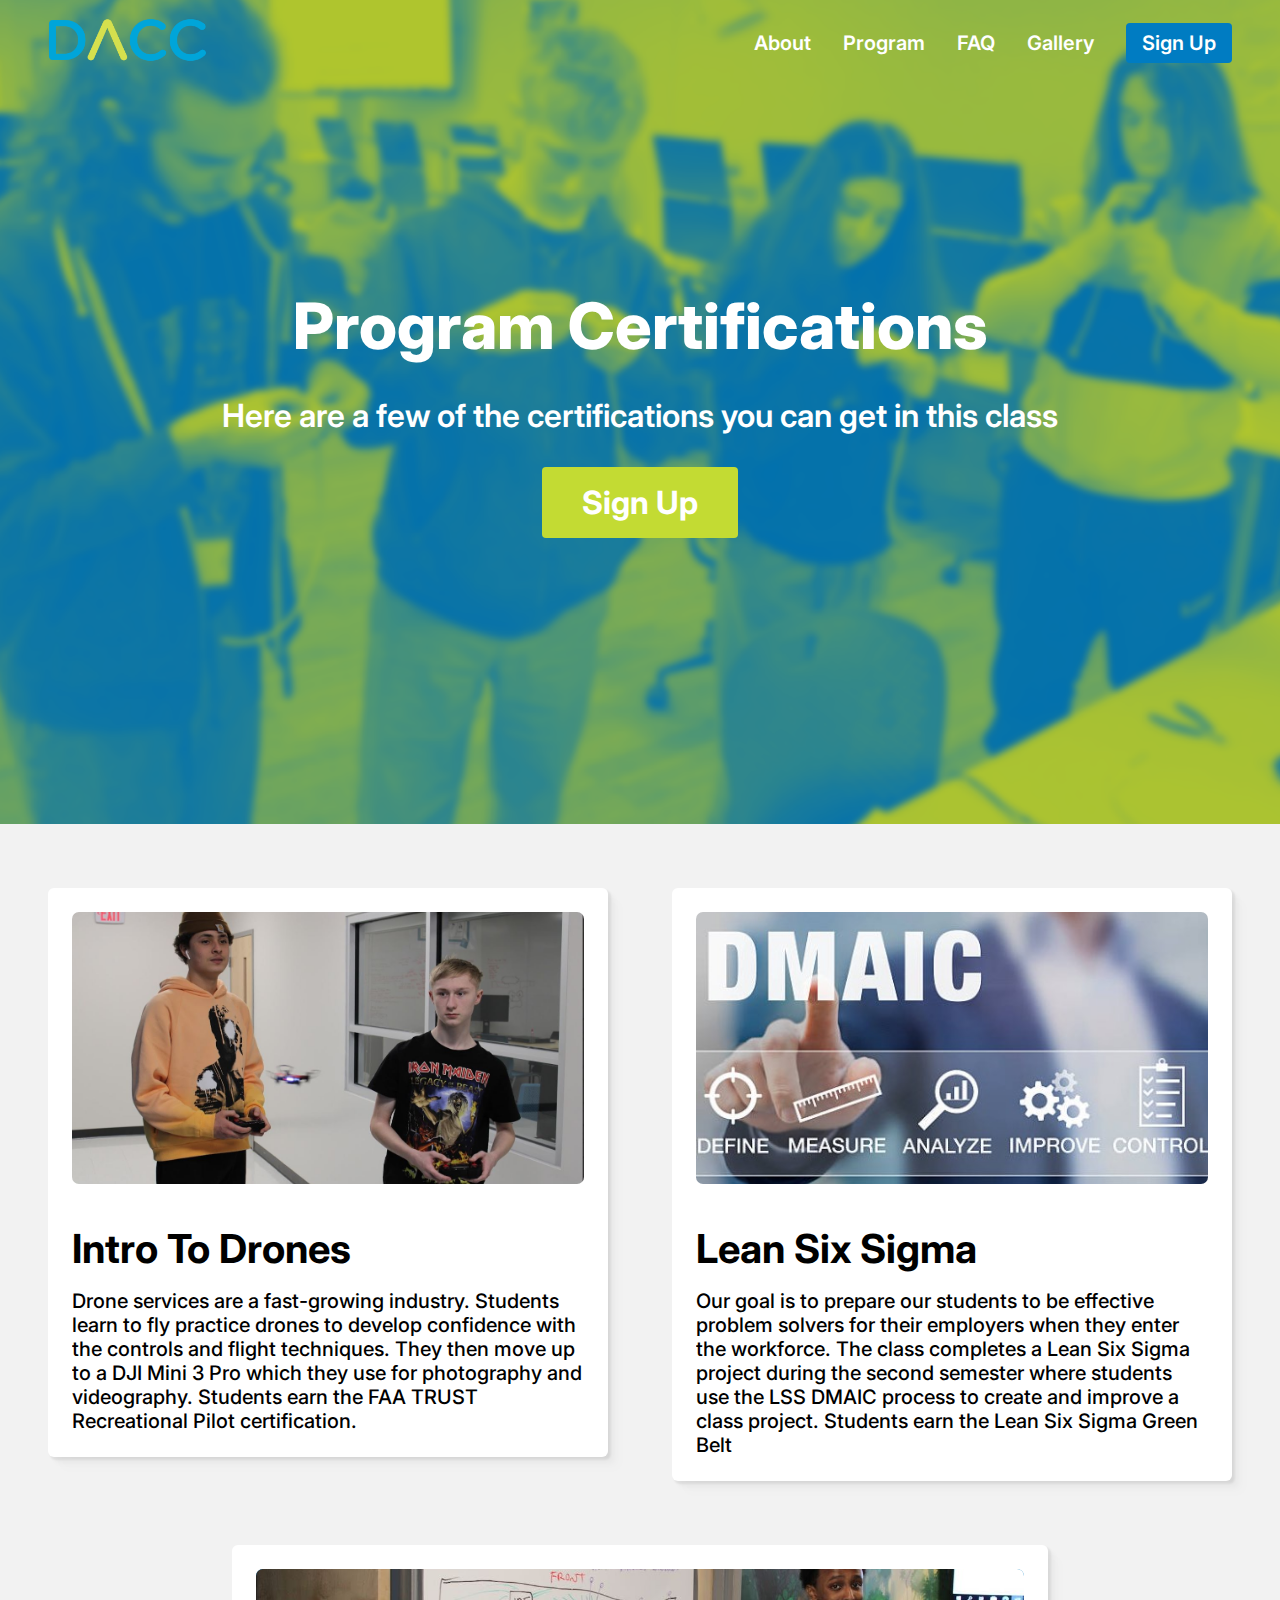
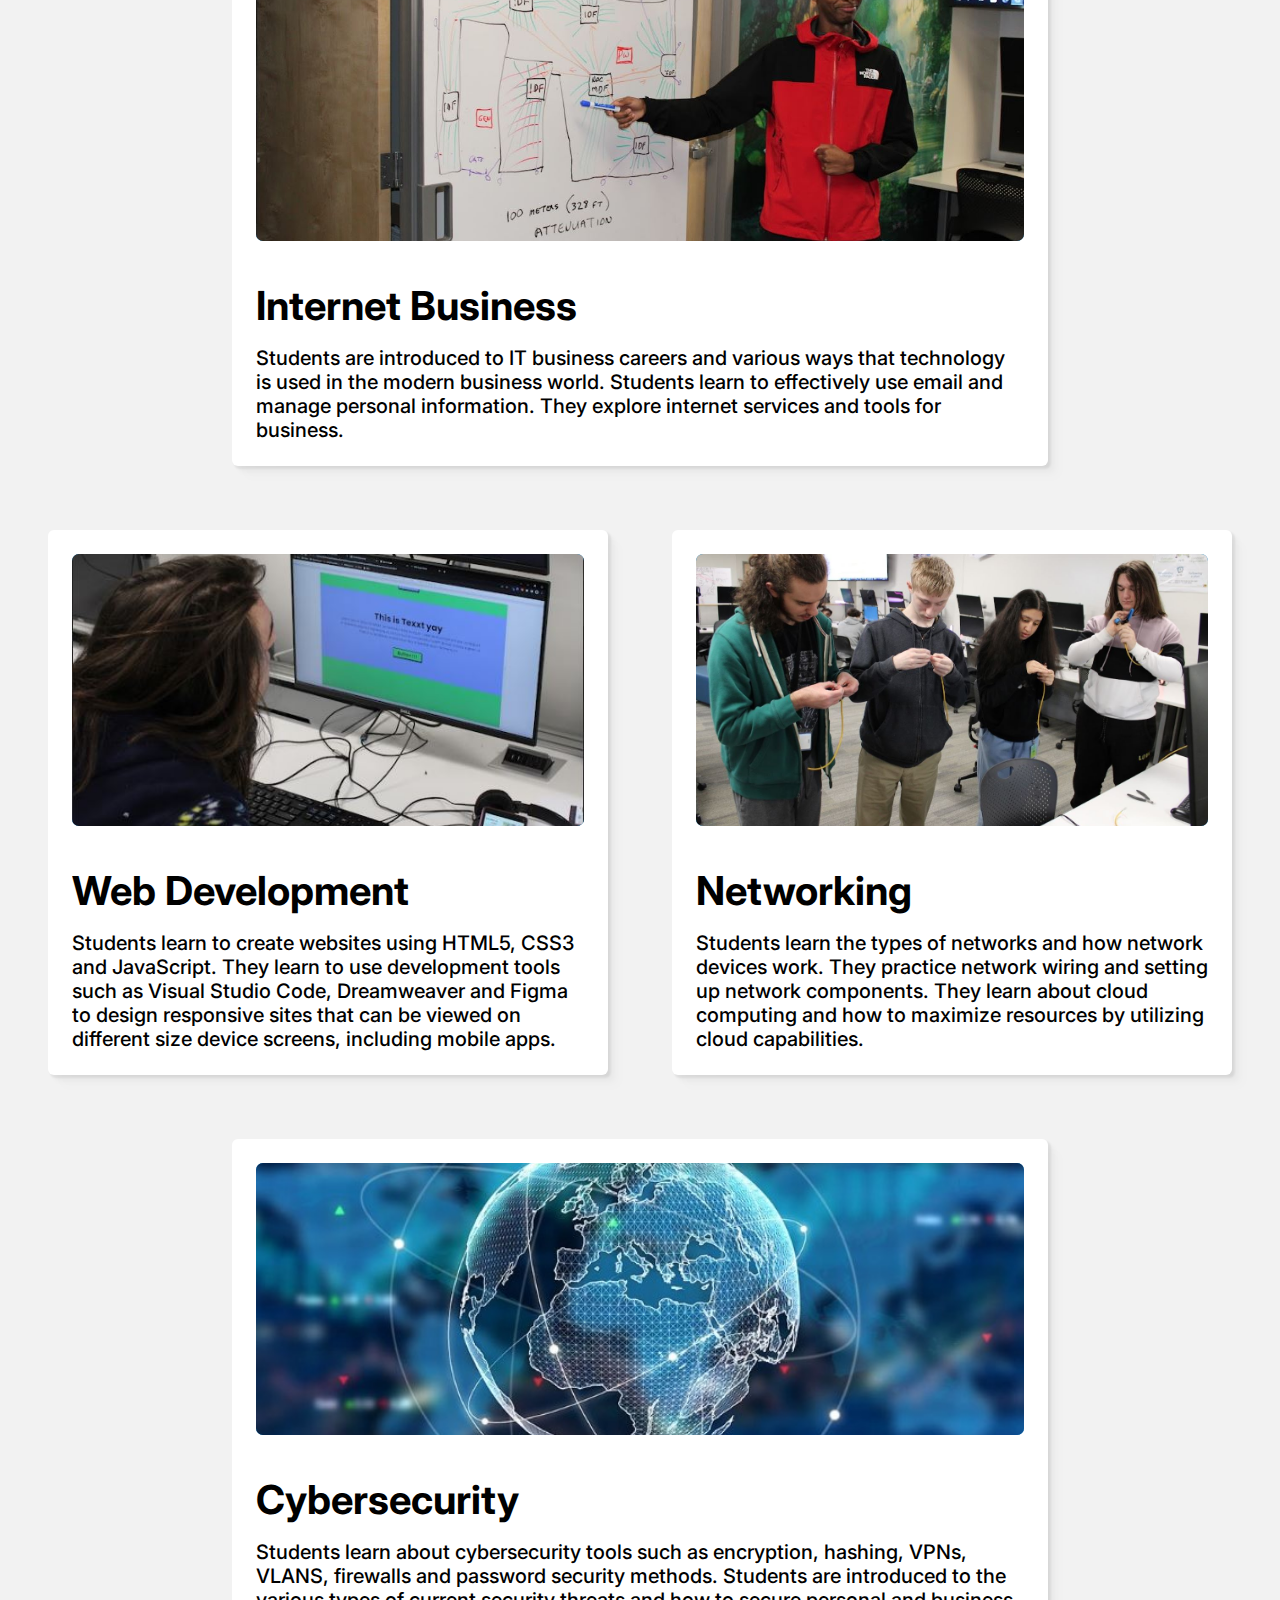
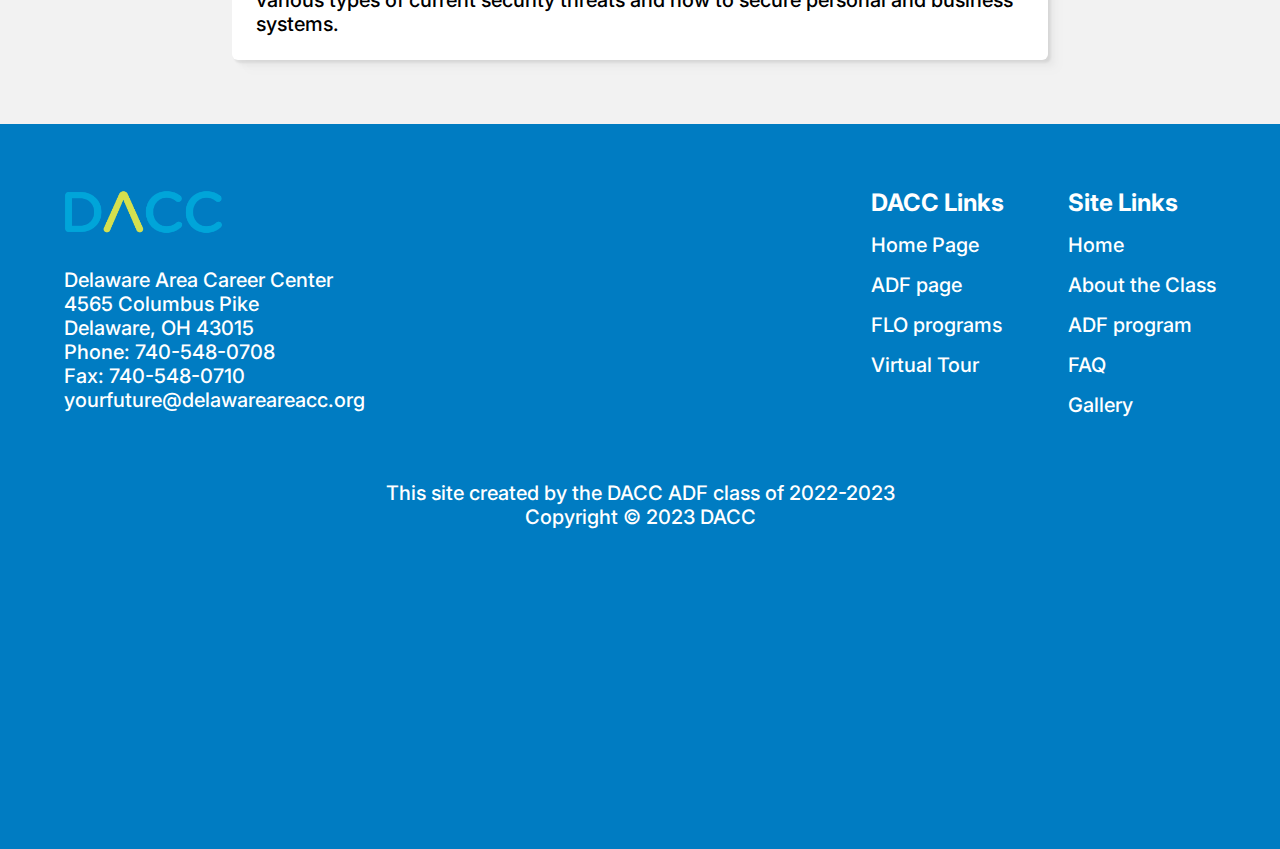
<file: desctiption.html>
<!DOCTYPE html>
<html lang="en">
<head>
    <meta charset="UTF-8">
    <meta http-equiv="X-UA-Compatible" content="IE=edge">
    <meta name="viewport" content="width=device-width, initial-scale=1.0">
    <link rel="preconnect" href="https://fonts.googleapis.com">
    <link rel="preconnect" href="https://fonts.gstatic.com" crossorigin>
    <link href="https://fonts.googleapis.com/css2?family=Inter:wght@100;200;300;400;500;600;700;800;900&display=swap" rel="stylesheet">
    <link rel="stylesheet" href="./Assets/css/style.css">
    <link rel="stylesheet" href="./Assets/css/description.css">
    <title>Program - ADF class website</title>
</head>
<body>
    <nav>
        <div class="nav-wraper">
           <a href="./index.html"><img src="./Assets/Images/dacc_logo.png" alt="Dacc Logo"></a>
           <ul>
            <li><a href="./about.html">About</a></li>
            <li><a href="./desctiption.html">Program</a></li>
            <li><a href="./faq.html">FAQ</a></li>
            <li><a href="./gallery.html">Gallery</a></li>
            <li><a id="nav-signup-button" href="https://www.delawareareacc.org/o/dacchs/page/app-dev-programming">Sign Up</a></li>
           </ul>
        </div>
        <a href="#" class="toggle-button">
            <span class="bar"></span>
            <span class="bar"></span>
            <span class="bar"></span>
        </a>
    </nav>
    <main> 
        <header>
            <div class="header-wraper">
                <div class="header-image" >
                    <div class="header-text">
                        <h2>Program Certifications</h2>
                        <p>Here are a few of the certifications you can get in this class</p>
                        <a href="https://www.delawareareacc.org/o/dacchs/page/app-dev-programming" id="header-signup-button">Sign Up</a>
                    </div>
                </div>
            </div>
        </header>
        <div class="program-wraper">
            <section class="program-cards">
                <div class="program-card">
                    <img src="./Assets/Images/drones_pic_website.JPG" alt="An image of students Kye - on the left - and Zach - on the right- flying drones" class="program-card-image">
                    <div class="program-card-text">
                        <h4>Intro To Drones</h4>
                        <p>Drone services are a fast-growing industry. Students learn to fly practice drones to develop confidence with the controls and flight techniques. They then move up to a DJI Mini 3 Pro which they use for photography and videography. Students earn the FAA TRUST Recreational Pilot certification.
                        </p>
                    </div>
                </div>
            </section>
            <section class="program-cards">
                <div class="program-card">
                    <img src="./Assets/Images/LSS Image.jpg" alt="An image of DMAIC process of Lean Six Sigma" class="program-card-image">
                    <div class="program-card-text">
                        <h4>Lean Six Sigma</h4>
                        <p>Our goal is to prepare our students to be effective problem solvers for their employers when they enter the workforce. The class completes a Lean Six Sigma project during the second semester where students use the LSS DMAIC process to create and improve a class project. Students earn the Lean Six Sigma Green Belt
                        </p>
                    </div>
                </div>
            </section>
            <section class="program-cards" id="Boxes">
                <div class="program-card" id="Boxes">
                    <img src="./Assets/Images/single_pic_3_website.JPG" alt="An image of Student Abdullahi showing the camera a diagram" class="program-card-image">
                    <div class="program-card-text">
                        <h4>Internet Business</h4>
                        <p>Students are introduced to IT business careers and various ways that technology is used in the modern business world. Students learn to effectively use email and manage personal information. They explore internet services and tools for business.
                        </p>
                    </div>
                </div>
            </section>
            <section class="program-cards">
                <div class="program-card">
                    <img src="./Assets/Images/single_pic_2_website.JPG" alt="An image of student Avery working on his website" class="program-card-image">
                    <div class="program-card-text">
                        <h4>Web Development</h4>
                        <p>Students learn to create websites using HTML5, CSS3 and JavaScript. They learn to use development tools such as Visual Studio Code, Dreamweaver and Figma to design responsive sites that can be viewed on different size device screens, including mobile apps.
                        </p>
                    </div>
                </div>
            </section>
            <section class="program-cards">
                <div class="program-card">
                    <img src="./Assets/Images/wiring_pic_3_website.JPG" alt="A group inmage of - from left to right - students Connor, Zach, Nishita, and Avery learning how to wire" class="program-card-image">
                    <div class="program-card-text">
                        <h4>Networking</h4>
                        <p>Students learn the types of networks and how network devices work. They practice network wiring and setting up network components. They learn about cloud computing and how to maximize resources by utilizing cloud capabilities.
                        </p>
                    </div>
                </div>
            </section>
            <section class="program-cards" id="Boxes">
                <div class="program-card" id="Boxes">
                    <img src="./Assets/Images/Cybersecurity.jpg" alt="An image of a digital Earth" class="program-card-image">
                    <div class="program-card-text">
                        <h4>Cybersecurity</h4>
                        <p>Students learn about cybersecurity tools such as encryption, hashing, VPNs, VLANS, firewalls and password security methods. Students are introduced to the various types of current security threats and how to secure personal and business systems.
                        </p>
                    </div>
                </div>
            </section>
        </div>
    </main>
    <footer>
        <div class="footer-main">
            <div class="footer-dacc">
                <img src="./Assets/Images/dacc_logo.png" alt="DACC logo">
                <p>Delaware Area Career Center<br>
                    4565 Columbus Pike<br>
                    Delaware, OH 43015<br>
                    Phone: 740-548-0708<br>
                    Fax: 740-548-0710<br>
                    <a style = "color:white" href="mailto:yourfuture@delawareareacc.org">yourfuture@delawareareacc.org </a>
                </p>
            </div>
            <div class="footer-links">
                <ul>
                    <li><h4>DACC Links</h4></li>
                    <li><a href="https://www.delawareareacc.org/o/dacchs">Home Page</a></li>
                    <li><a href="https://www.delawareareacc.org/o/dacchs/page/app-dev-programming">ADF page</a></li>
                    <li><a href="https://www.delawareareacc.org/o/dacchs/page/flexible-learning-options">FLO programs</a></li>
                    <li><a href="https://onsceneinteractive.com/tours/DACC/360/index.html">Virtual Tour</a></li>   
                </ul>
                <ul>
                    <li><h4>Site Links</h4></li>
                    <li><a href="./index.html">Home</a></li>
                    <li><a href="./about.html">About the Class</a></li>
                    <li><a href="./desctiption.html">ADF program</a></li>
                    <li><a href="./faq.html">FAQ</a></li>
                    <li><a href="./gallery.html">Gallery</a></li>   
                </ul>                
            </div>
        </div>
        <div class="footer-leagel">
            <p>This site created by the DACC ADF class of 2022-2023<br>
             Copyright &copy; 2023 DACC</p>
            <span id="egg"></span><br>            
            <span id="egg1"></span><br>
            <span id="egg2"></span><br>
            <span id="egg3"></span><br>
            <span id="egg4"></span><br>
            <span id="egg5"></span><br>
            <span id="egg6"></span><br>
            <span id="egg7"></span><br>
        </div>
    </footer>
    <script src="./Assets/js/egg.js"></script>
</body>
</html>
</file>
<file: Assets/css/style.css>
:root {
    --blue: #007cc2;
    --green: #c3db33;
    --black: #000000;
    --white-bg: #f2f2f2;
    --white: #ffffff;

}

* {
    margin: 0;
    padding: 0;
    box-sizing: border-box;
    font-family: 'Inter', sans-serif;
}

body {
    background: var(--white-bg);
    overflow-x: hidden;
}


h1 {
    font-size: 5rem;
    font-weight: 800;
}

h2 {
    font-size: 4rem;
    font-weight: 800;
}

h4  {
    font-size: 2.5rem;
    font-weight: 700;
}

p {
    font-size: 20px;
    font-weight: 500;
}

a {
    color: var(--black);
    text-decoration: none;
    font-size: 20px;
    font-weight: 500;
}

a:hover {
    text-decoration: underline 2px;
}

.nav-wraper {
    display: flex;
    justify-content: space-between;
    align-items: center;
    padding: 1rem 3rem;
    position: absolute;
    top: 0;
    width: 100%;
}

.nav-wraper ul {
    display: flex;
    list-style: none;
    gap: 32px;
}

.nav-wraper img {
    object-fit: contain;
    object-position: center;
    height: 3rem;
}

.nav-wraper a {
    color: var(--white);
    font-weight: 600;
}

#nav-signup-button {
    background: var(--blue);
    color: var(--white);
    text-decoration: none;
    font-size: 20px;
    font-weight: 600;
    padding: .5rem 1rem;
    border-radius: 4px;
}

#nav-signup-button:hover {
    background: unset;
    color: var(--blue);
    outline: 3px solid var(--blue);
    text-decoration: none;
    transition: .1s;
}


.toggle-button {
    position: absolute;
    top: 27px;
    right: 32px;
    display: none;
    flex-direction: column;
    justify-content: space-between;
    width: 40px;
    height: 32px;
}

.toggle-button .bar {
    height: 5px;
    width: 100%;
    background: var(--white);
    border-radius: 10px;
}

@media (max-width:1000px) {
    .toggle-button {
        display: flex;
    }

    .nav-wraper ul {
        display: none;
        flex-direction: column;
        background: var(--green);
    }

    .active ul {
        display: flex;
        position: absolute;
        top: 92px;
        right: 0;
        padding: 16px 16px 24px 16px;
        border-radius: 8px;
        margin: 16px;
        width: 200px;
    }   

}

.header-image {
    background: url(../Images/headerbg12.png);
    background-size: cover;
    background-position: top;
    height: 824px;
    display: flex;
    justify-content: center;
    align-items: center;
}

.header-text {
    display: flex;
    flex-direction: column;
    gap: 32px;
    align-items: center;
    color: var(--white);
    text-align: center;
}

.header-text p {
    font-size: 2rem;
    font-weight: 600;

}

#header-signup-button {
    background: var(--green);
    color: var(--white);
    text-decoration: none;
    font-size: 2rem;
    font-weight: 700;
    padding: 1rem 2.5rem;
    border-radius: 4px;
}

#header-signup-button:hover {
    background: unset;
    color: var(--green);
    outline: 3px solid var(--green);
    text-decoration: none;
    transition: .1s;
}

footer  {
    background: var(--blue);
    color: var(--white);
}

.footer-main {
    display: flex;
    justify-content: space-between;
    padding: 64px;
}

.footer-dacc {
    display: flex;
    flex-direction: column;
    gap: 32px;

}

.footer-dacc img {
    object-fit: contain;
    object-position: center;
    height: 3rem;
    width: max-content;
}

.footer-links {
    display: flex;
    gap: 64px;

}

.footer-links ul {
    list-style: none; 
    display: flex;
    flex-direction: column;
    gap: 16px;   
}

.footer-links h4 {
    font-size: 1.5rem;
}

.footer-links a {
    color: var(--white);
}

.footer-leagel {
    text-align: center;
}

.footer-leagel span {
    color: transparent;
}
</file>
<file: Assets/css/description.css>
:root {
    --blue: #007cc2;
    --green: #c3db33;
    --black: #000000;
    --white: #ffffff;

}

* {
    margin: 0;
    padding: 0;
    box-sizing: border-box;
    font-family: 'Inter', sans-serif;
}

p {
    font-size: 20px;
    font-weight: 500;
}

p2 {
    font-size: 14px;
    font-weight: 500;
}

p3 {
    font-size: 14px;
    font-weight: 500;
}

header  {
    text-align: center;
}

header h1  {
    font-size: 4rem;
    font-weight: 700;
}

header h3 {
    font-size: 1.5rem;
    font-weight: 700;
}

.program-card {
    background-color: var(--white);
    max-width: 700px;
    padding: 24px;
    border-radius: 6px;
    display: flex;
    gap: 40px;
    box-shadow:
    2.8px 2.8px 2.2px rgba(0, 0, 0, 0.07),
    6.7px 6.7px 5.3px rgba(0, 0, 0, 0.029),
    12.5px 12.5px 10px rgba(0, 0, 0, 0.012),
    22.3px 22.3px 17.9px rgba(0, 0, 0, 0.004),
    41.8px 41.8px 33.4px rgba(0, 0, 0, 0.001),
    100px 100px 80px rgba(0, 0, 0, -0.001)
    ;
    margin: auto;
}

.program-card-image {
    background: var(--blue);
    height: 272px;
    width: 40%;
    min-width: 250px;
    object-fit: cover;
    border-radius: 7px;
}

.program-card-text {
    display: flex;
    flex-direction: column;
    width: 60%;
    gap: 16px;
    overflow: hidden;
}

.program-wraper {
    display: grid;
    grid-template-columns: 1fr 1fr;
    justify-content: center;
    gap: 64px;
    margin: 64px;
    grid-column: span 2;    
}

#Boxes {
    grid-column: span 2;
    max-width: 1000px;
    margin: auto;
}





@media (max-width:1500px) {
    .program-card {
        flex-direction: column;
        width: max-content;
        margin: 0;
    }
    
    .program-card-image {
        width: 40vw;
    }

    .program-card-text {
        width: 40vw;

    }

    #Boxes {
        width: auto;
        grid-column: span 2;
        margin: auto;
    }

    #Boxes .program-card-text {
        width: 60vw;
    }

    #Boxes .program-card-image {
        width: 60vw;
    }
}

@media (max-width:1000px) {
    .program-wraper {
        display: flex;
        flex-direction: column;
        align-items: center;
    }

    .program-card {
        flex-direction: column;
        width: max-content;
        max-width: unset;
        margin: 0;
    }
    
    .program-card-image {
        width: 75vw;
    }

    .program-card-text {
        width: 75vw;
    }

    #Boxes {
        width: max-content;
        grid-column: span 1;
        margin: unset;
    }

    #Boxes .program-card-text {
        width: 75vw;
        word-wrap: break-word;
    }

    #Boxes .program-card-image {
        width: 75vw;
    }
}
</file>
